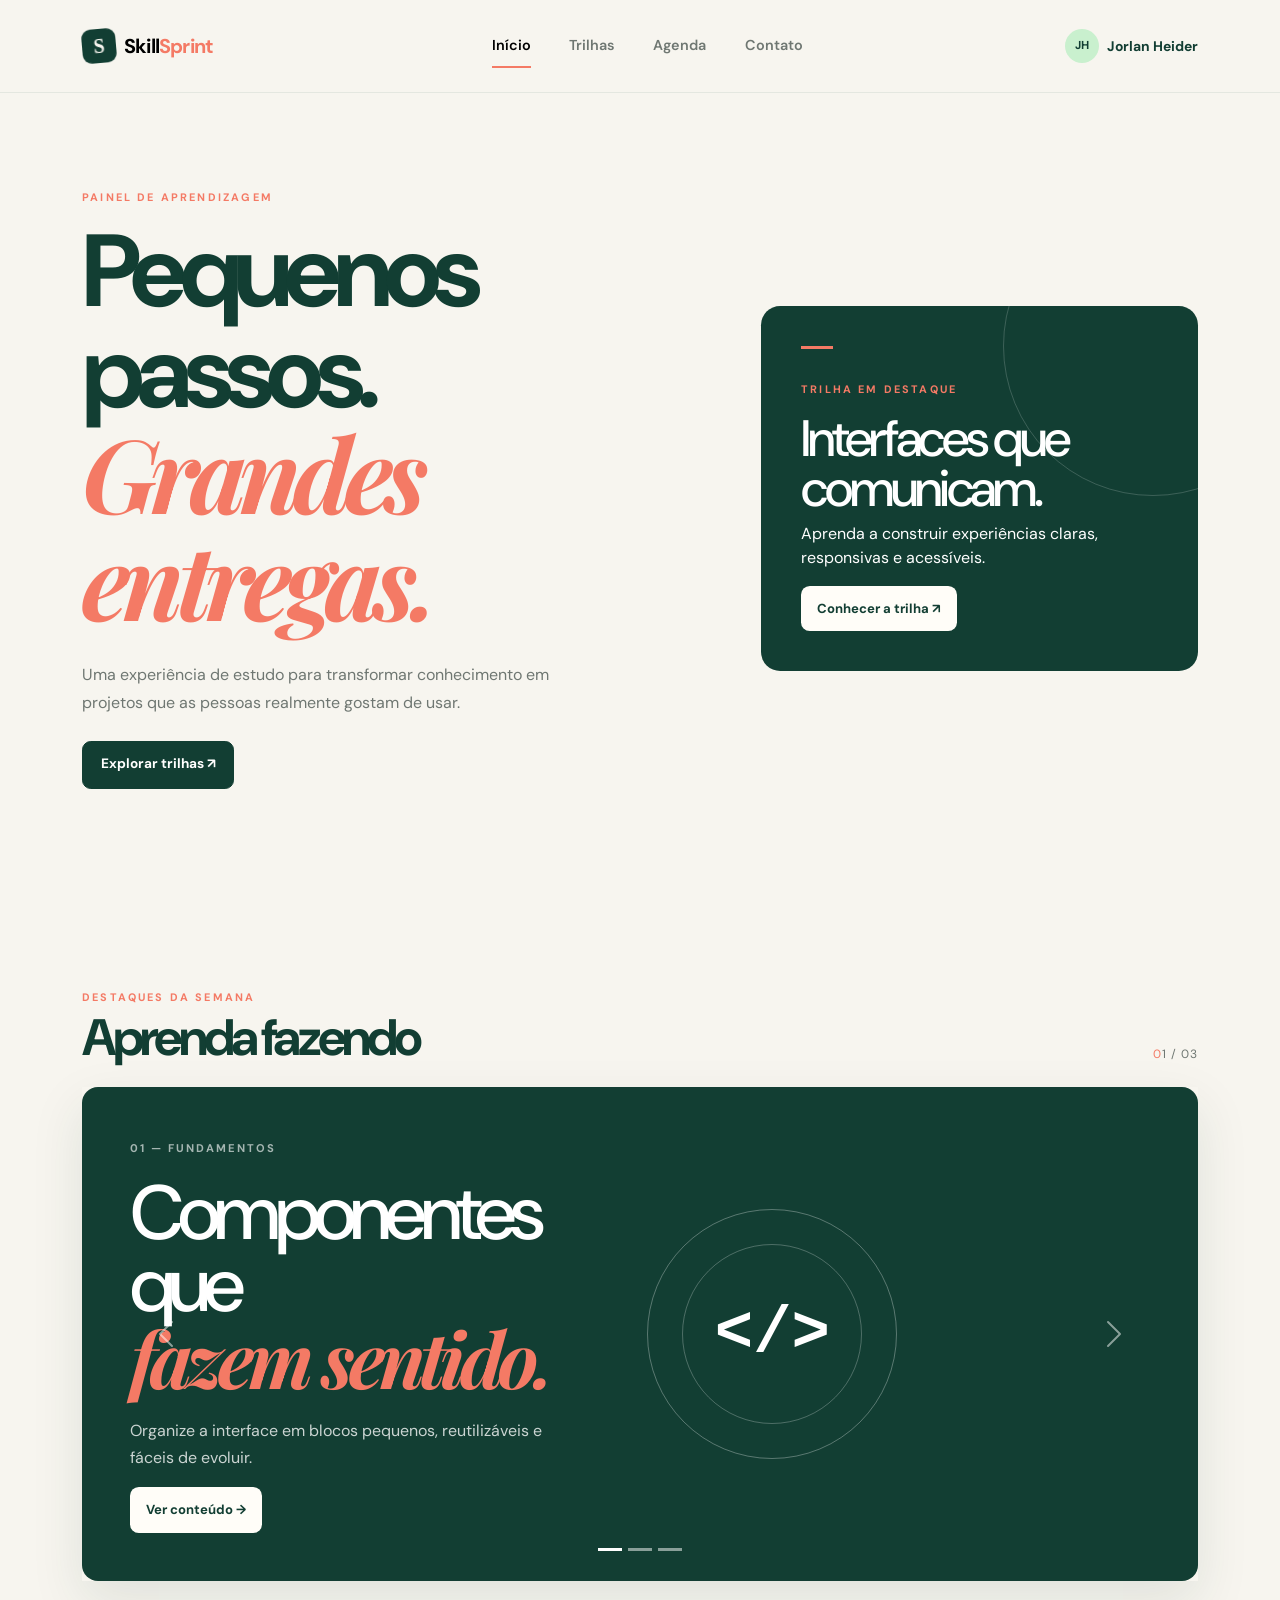
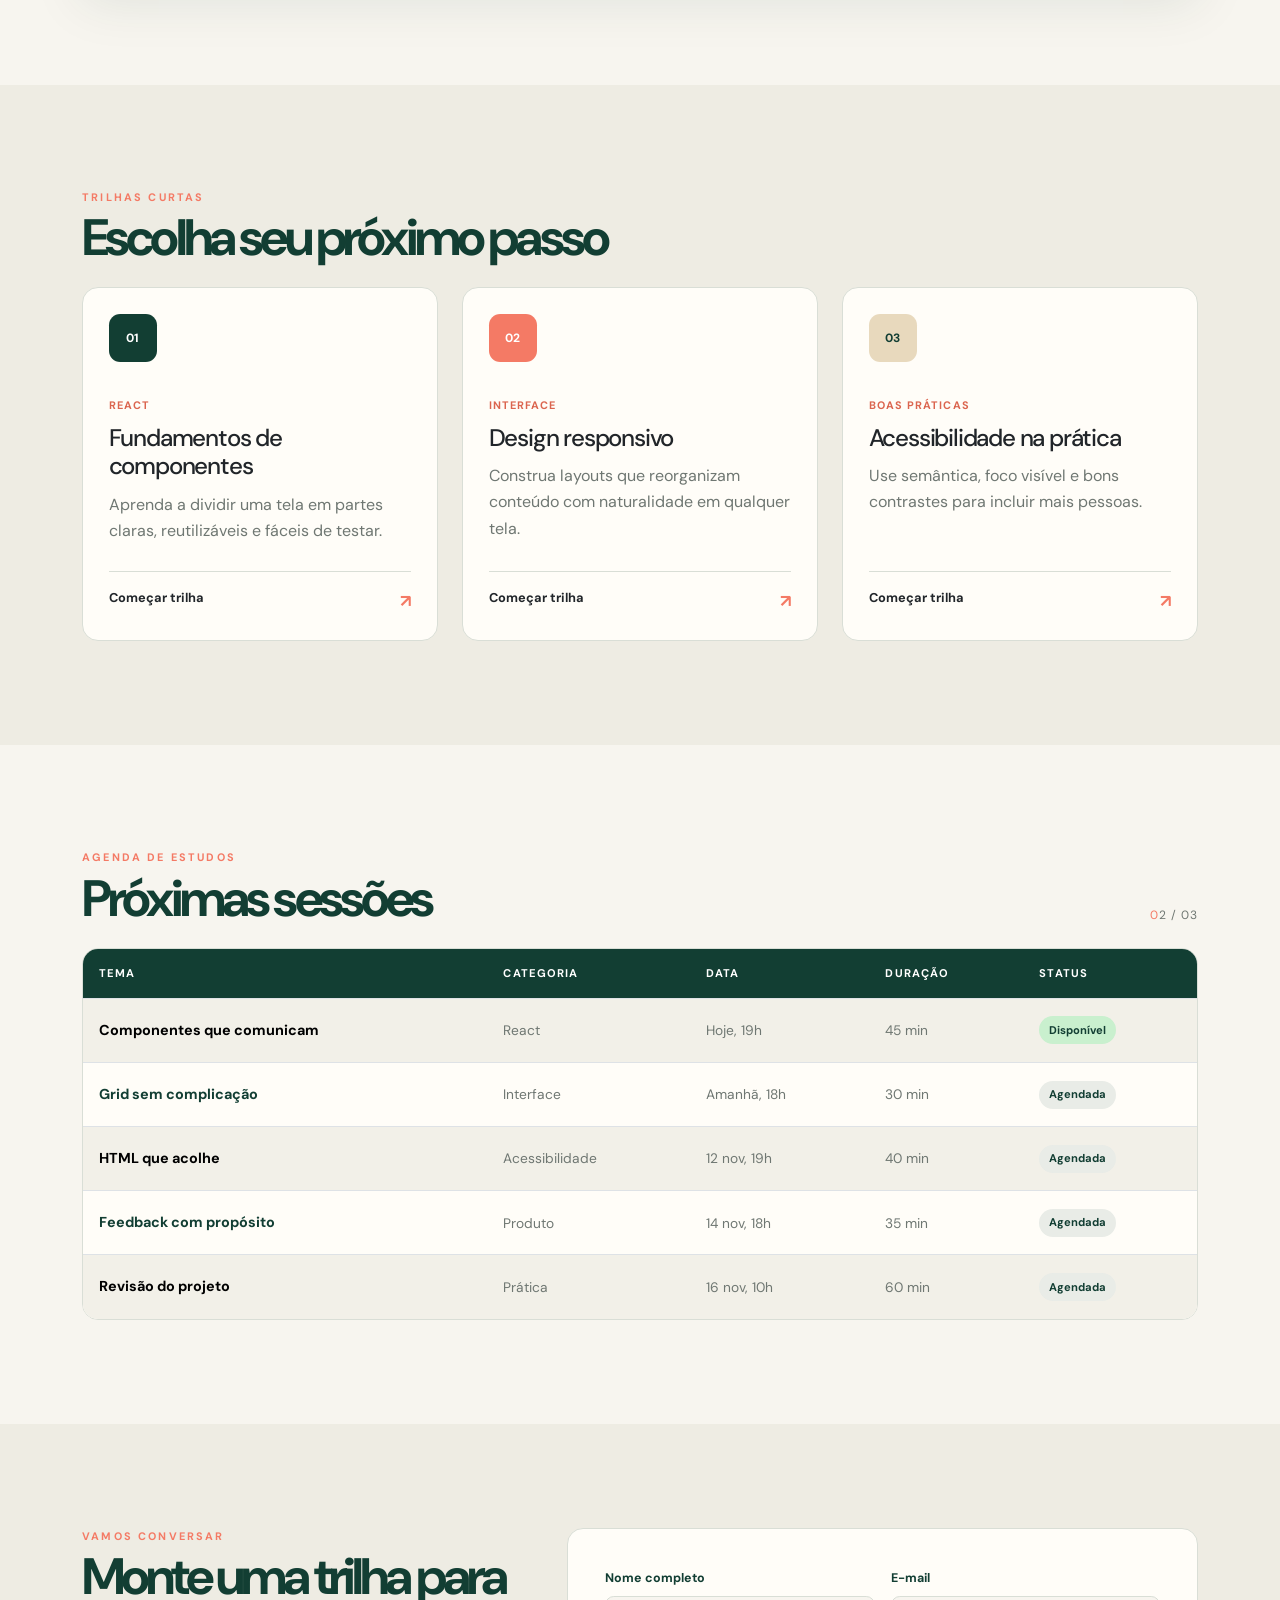
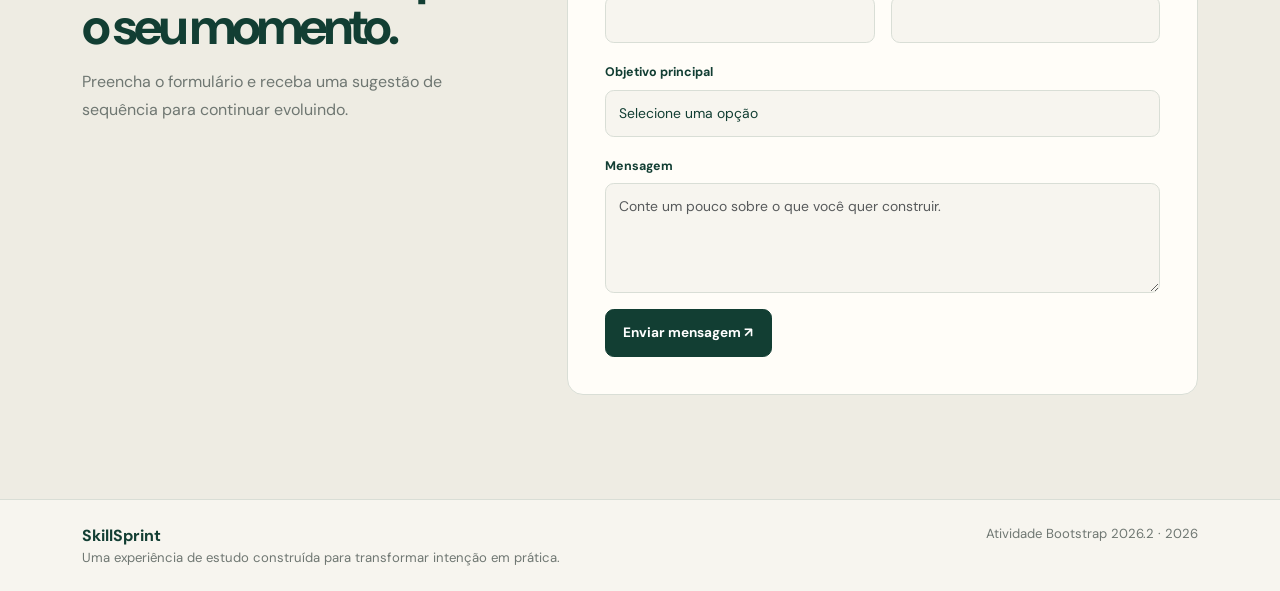
<file: bootstrap/index.html>
<!doctype html>
<html lang="pt-BR">
  <head>
    <meta charset="UTF-8" />
    <meta name="viewport" content="width=device-width, initial-scale=1" />
    <meta name="description" content="Painel de aprendizagem SkillSprint desenvolvido com Bootstrap 5." />
    <title>SkillSprint | Atividade Bootstrap</title>
    <link rel="preconnect" href="https://fonts.googleapis.com" />
    <link rel="preconnect" href="https://fonts.gstatic.com" crossorigin />
    <link href="https://fonts.googleapis.com/css2?family=DM+Sans:wght@400;500;600;700&family=Playfair+Display:ital,wght@0,600;1,600;1,700&display=swap" rel="stylesheet" />
    <link href="https://cdn.jsdelivr.net/npm/bootstrap@5.3.3/dist/css/bootstrap.min.css" rel="stylesheet" integrity="sha384-QWTKZyjpPEjISv5WaRU9OFeRpok6YctnYmDr5pNlyT2bRjXh0JMhjY6hW+ALEwIH" crossorigin="anonymous" />
    <link rel="stylesheet" href="css/styles.css" />
  </head>
  <body>
    <header class="site-header">
      <nav class="navbar navbar-expand-lg" aria-label="Navegação principal">
        <div class="container py-3">
          <a class="navbar-brand d-flex align-items-center gap-2" href="#inicio" aria-label="SkillSprint, voltar ao início">
            <span class="brand-mark" aria-hidden="true">S</span>
            <span class="brand-wordmark">Skill<span>Sprint</span></span>
          </a>

          <button class="navbar-toggler border-0 shadow-none" type="button" data-bs-toggle="collapse" data-bs-target="#mainNavigation" aria-controls="mainNavigation" aria-expanded="false" aria-label="Abrir menu de navegação">
            <span class="navbar-toggler-icon"></span>
          </button>

          <div class="collapse navbar-collapse" id="mainNavigation">
            <ul class="navbar-nav mx-auto gap-lg-3 mt-3 mt-lg-0">
              <li class="nav-item"><a class="nav-link active" aria-current="page" href="#inicio">Início</a></li>
              <li class="nav-item"><a class="nav-link" href="#trilhas">Trilhas</a></li>
              <li class="nav-item"><a class="nav-link" href="#agenda">Agenda</a></li>
              <li class="nav-item"><a class="nav-link" href="#contato">Contato</a></li>
            </ul>
            <div class="d-flex align-items-center gap-2 mt-3 mt-lg-0">
              <span class="avatar" aria-hidden="true">JH</span>
              <span class="profile-name">Jorlan Heider</span>
            </div>
          </div>
        </div>
      </nav>
    </header>

    <main id="inicio">
      <section class="hero-section py-5" aria-labelledby="hero-title">
        <div class="container py-lg-5">
          <div class="row align-items-center g-5">
            <div class="col-lg-7">
              <p class="eyebrow mb-3">PAINEL DE APRENDIZAGEM</p>
              <h1 id="hero-title" class="display-title">Pequenos passos.<br /><em>Grandes entregas.</em></h1>
              <p class="hero-copy mt-4 mb-4">Uma experiência de estudo para transformar conhecimento em projetos que as pessoas realmente gostam de usar.</p>
              <a class="btn btn-primary-custom" href="#trilhas">Explorar trilhas <span aria-hidden="true">↗</span></a>
            </div>
            <div class="col-lg-5">
              <div class="hero-card">
                <span class="accent-line" aria-hidden="true"></span>
                <p class="eyebrow small mb-3">TRILHA EM DESTAQUE</p>
                <h2>Interfaces que<br />comunicam.</h2>
                <p class="mb-3">Aprenda a construir experiências claras, responsivas e acessíveis.</p>
                <button id="openModal" class="btn btn-light-custom" type="button" data-bs-toggle="modal" data-bs-target="#learningModal">Conhecer a trilha <span aria-hidden="true">↗</span></button>
              </div>
            </div>
          </div>
        </div>
      </section>

      <section class="section-space" id="trilhas" aria-labelledby="carousel-title">
        <div class="container">
          <div class="section-heading d-flex justify-content-between align-items-end gap-3 mb-4">
            <div>
              <p class="eyebrow mb-2">DESTAQUES DA SEMANA</p>
              <h2 id="carousel-title" class="section-title mb-0">Aprenda fazendo</h2>
            </div>
            <span class="section-number" aria-hidden="true">01 / 03</span>
          </div>

          <div id="featuredCarousel" class="carousel slide carousel-fade featured-carousel" data-bs-ride="carousel" data-bs-interval="5500">
            <div class="carousel-indicators">
              <button type="button" data-bs-target="#featuredCarousel" data-bs-slide-to="0" class="active" aria-current="true" aria-label="Slide 1"></button>
              <button type="button" data-bs-target="#featuredCarousel" data-bs-slide-to="1" aria-label="Slide 2"></button>
              <button type="button" data-bs-target="#featuredCarousel" data-bs-slide-to="2" aria-label="Slide 3"></button>
            </div>
            <div class="carousel-inner rounded-4 overflow-hidden">
              <div class="carousel-item active">
                <div class="carousel-panel carousel-panel-one p-4 p-md-5">
                  <div class="row align-items-center g-4">
                    <div class="col-md-7">
                      <span class="slide-kicker">01 — FUNDAMENTOS</span>
                      <h3>Componentes que<br /><em>fazem sentido.</em></h3>
                      <p>Organize a interface em blocos pequenos, reutilizáveis e fáceis de evoluir.</p>
                      <a class="btn btn-light-custom" href="#cards">Ver conteúdo <span aria-hidden="true">→</span></a>
                    </div>
                    <div class="col-md-5 d-none d-md-block"><div class="slide-illustration illustration-components" aria-hidden="true"><span>&lt;/&gt;</span></div></div>
                  </div>
                </div>
              </div>
              <div class="carousel-item">
                <div class="carousel-panel carousel-panel-two p-4 p-md-5">
                  <div class="row align-items-center g-4">
                    <div class="col-md-7">
                      <span class="slide-kicker">02 — EXPERIÊNCIA</span>
                      <h3>Design que<br /><em>orienta.</em></h3>
                      <p>Use hierarquia visual, feedback e acessibilidade para guiar cada decisão.</p>
                      <a class="btn btn-light-custom" href="#agenda">Ver agenda <span aria-hidden="true">→</span></a>
                    </div>
                    <div class="col-md-5 d-none d-md-block"><div class="slide-illustration illustration-focus" aria-hidden="true"><span>✦</span></div></div>
                  </div>
                </div>
              </div>
              <div class="carousel-item">
                <div class="carousel-panel carousel-panel-three p-4 p-md-5">
                  <div class="row align-items-center g-4">
                    <div class="col-md-7">
                      <span class="slide-kicker">03 — ENTREGA</span>
                      <h3>Prática que<br /><em>vira produto.</em></h3>
                      <p>Conecte aprendizado, protótipo e resultado em um fluxo simples e mensurável.</p>
                      <a class="btn btn-light-custom" href="#contato">Começar agora <span aria-hidden="true">→</span></a>
                    </div>
                    <div class="col-md-5 d-none d-md-block"><div class="slide-illustration illustration-delivery" aria-hidden="true"><span>↗</span></div></div>
                  </div>
                </div>
              </div>
            </div>
            <button class="carousel-control-prev" type="button" data-bs-target="#featuredCarousel" data-bs-slide="prev"><span class="carousel-control-prev-icon" aria-hidden="true"></span><span class="visually-hidden">Anterior</span></button>
            <button class="carousel-control-next" type="button" data-bs-target="#featuredCarousel" data-bs-slide="next"><span class="carousel-control-next-icon" aria-hidden="true"></span><span class="visually-hidden">Próximo</span></button>
          </div>
        </div>
      </section>

      <section class="section-space section-muted" id="cards" aria-labelledby="cards-title">
        <div class="container">
          <div class="section-heading mb-4">
            <p class="eyebrow mb-2">TRILHAS CURTAS</p>
            <h2 id="cards-title" class="section-title">Escolha seu próximo passo</h2>
          </div>
          <div class="row g-4">
            <div class="col-md-6 col-xl-4">
              <article class="card learning-card h-100">
                <div class="card-icon" aria-hidden="true">01</div>
                <span class="card-tag">React</span>
                <h3>Fundamentos de componentes</h3>
                <p>Aprenda a dividir uma tela em partes claras, reutilizáveis e fáceis de testar.</p>
                <a href="#contato" class="card-link">Começar trilha <span aria-hidden="true">↗</span></a>
              </article>
            </div>
            <div class="col-md-6 col-xl-4">
              <article class="card learning-card h-100">
                <div class="card-icon card-icon-coral" aria-hidden="true">02</div>
                <span class="card-tag">Interface</span>
                <h3>Design responsivo</h3>
                <p>Construa layouts que reorganizam conteúdo com naturalidade em qualquer tela.</p>
                <a href="#contato" class="card-link">Começar trilha <span aria-hidden="true">↗</span></a>
              </article>
            </div>
            <div class="col-md-6 col-xl-4">
              <article class="card learning-card h-100">
                <div class="card-icon card-icon-sand" aria-hidden="true">03</div>
                <span class="card-tag">Boas práticas</span>
                <h3>Acessibilidade na prática</h3>
                <p>Use semântica, foco visível e bons contrastes para incluir mais pessoas.</p>
                <a href="#contato" class="card-link">Começar trilha <span aria-hidden="true">↗</span></a>
              </article>
            </div>
          </div>
        </div>
      </section>

      <section class="section-space" id="agenda" aria-labelledby="table-title">
        <div class="container">
          <div class="section-heading d-flex justify-content-between align-items-end gap-3 mb-4">
            <div>
              <p class="eyebrow mb-2">AGENDA DE ESTUDOS</p>
              <h2 id="table-title" class="section-title mb-0">Próximas sessões</h2>
            </div>
            <span class="section-number" aria-hidden="true">02 / 03</span>
          </div>
          <div class="table-responsive rounded-4">
            <table class="table table-striped align-middle mb-0 schedule-table">
              <caption class="visually-hidden">Lista de sessões de estudo e seus horários</caption>
              <thead><tr><th scope="col">Tema</th><th scope="col">Categoria</th><th scope="col">Data</th><th scope="col">Duração</th><th scope="col">Status</th></tr></thead>
              <tbody>
                <tr><th scope="row">Componentes que comunicam</th><td>React</td><td>Hoje, 19h</td><td>45 min</td><td><span class="status-badge status-live">Disponível</span></td></tr>
                <tr><th scope="row">Grid sem complicação</th><td>Interface</td><td>Amanhã, 18h</td><td>30 min</td><td><span class="status-badge">Agendada</span></td></tr>
                <tr><th scope="row">HTML que acolhe</th><td>Acessibilidade</td><td>12 nov, 19h</td><td>40 min</td><td><span class="status-badge">Agendada</span></td></tr>
                <tr><th scope="row">Feedback com propósito</th><td>Produto</td><td>14 nov, 18h</td><td>35 min</td><td><span class="status-badge">Agendada</span></td></tr>
                <tr><th scope="row">Revisão do projeto</th><td>Prática</td><td>16 nov, 10h</td><td>60 min</td><td><span class="status-badge">Agendada</span></td></tr>
              </tbody>
            </table>
          </div>
        </div>
      </section>

      <section class="section-space section-muted" id="contato" aria-labelledby="form-title">
        <div class="container">
          <div class="row g-5 align-items-start">
            <div class="col-lg-5">
              <p class="eyebrow mb-2">VAMOS CONVERSAR</p>
              <h2 id="form-title" class="section-title">Monte uma trilha para o seu momento.</h2>
              <p class="section-copy mt-3">Preencha o formulário e receba uma sugestão de sequência para continuar evoluindo.</p>
            </div>
            <div class="col-lg-7">
              <form id="contactForm" class="contact-form needs-validation" novalidate>
                <div class="row g-3">
                  <div class="col-md-6"><label for="name" class="form-label">Nome completo</label><input type="text" class="form-control" id="name" name="name" autocomplete="name" required /><div class="invalid-feedback">Informe seu nome.</div></div>
                  <div class="col-md-6"><label for="email" class="form-label">E-mail</label><input type="email" class="form-control" id="email" name="email" autocomplete="email" required /><div class="invalid-feedback">Informe um e-mail válido.</div></div>
                  <div class="col-12"><label for="goal" class="form-label">Objetivo principal</label><select class="form-select" id="goal" name="goal" required><option value="" selected disabled>Selecione uma opção</option><option>Aprender React</option><option>Melhorar meu portfólio</option><option>Estudar acessibilidade</option></select><div class="invalid-feedback">Selecione um objetivo.</div></div>
                  <div class="col-12"><label for="message" class="form-label">Mensagem</label><textarea class="form-control" id="message" name="message" rows="4" placeholder="Conte um pouco sobre o que você quer construir." required></textarea><div class="invalid-feedback">Escreva uma mensagem.</div></div>
                  <div class="col-12 d-flex flex-wrap align-items-center gap-3"><button class="btn btn-primary-custom" type="submit">Enviar mensagem <span aria-hidden="true">↗</span></button><span id="formFeedback" class="form-feedback" role="status" aria-live="polite"></span></div>
                </div>
              </form>
            </div>
          </div>
        </div>
      </section>
    </main>

    <div class="modal fade" id="learningModal" tabindex="-1" aria-labelledby="learningModalLabel" aria-hidden="true">
      <div class="modal-dialog modal-dialog-centered">
        <div class="modal-content border-0 rounded-4">
          <div class="modal-header border-0 p-4 pb-0">
            <h2 class="modal-title h4" id="learningModalLabel">Sua próxima entrega começa aqui.</h2>
            <button type="button" class="btn-close" data-bs-dismiss="modal" aria-label="Fechar"></button>
          </div>
          <div class="modal-body p-4">
            <p class="mb-0 text-secondary">A trilha combina fundamentos, prática e feedback para transformar uma ideia em uma interface clara e responsiva.</p>
          </div>
          <div class="modal-footer border-0 p-4 pt-0">
            <button type="button" class="btn btn-outline-secondary" data-bs-dismiss="modal">Fechar</button>
            <button type="button" class="btn btn-primary-custom" data-bs-dismiss="modal">Confirmar interesse</button>
          </div>
        </div>
      </div>
    </div>

    <footer class="site-footer">
      <div class="container d-flex flex-column flex-md-row justify-content-between gap-3 py-4">
        <div><span class="footer-brand">SkillSprint</span><p class="mb-0">Uma experiência de estudo construída para transformar intenção em prática.</p></div>
        <p class="mb-0 footer-note">Atividade Bootstrap 2026.2 · <span id="currentYear"></span></p>
      </div>
    </footer>

    <button type="button" class="btn btn-primary-custom back-to-top" id="backToTop" aria-label="Voltar ao topo" title="Voltar ao topo">↑</button>

    <script src="https://cdn.jsdelivr.net/npm/bootstrap@5.3.3/dist/js/bootstrap.bundle.min.js" integrity="sha384-YvpcrYf0tY3lHB60NNkmXc5s9fDVZLESaAA55NDzOxhy9GkcIdslK1eN7N6jIeHz" crossorigin="anonymous"></script>
    <script src="js/app.js"></script>
  </body>
</html>
</file>
<file: bootstrap/css/styles.css>
:root {
  --paper: #f7f5ef;
  --paper-deep: #eeece3;
  --ink: #123e33;
  --muted: #6f7772;
  --coral: #f47a65;
  --coral-dark: #db654f;
  --sand: #e8d9bd;
  --line: #d9ded6;
  --white: #fffdf8;
}

* { box-sizing: border-box; }
html { scroll-behavior: smooth; }
body { margin: 0; background: var(--paper); color: var(--ink); font-family: 'DM Sans', sans-serif; }
a { color: inherit; }
.site-header { background: rgba(247, 245, 239, .96); border-bottom: 1px solid rgba(18, 62, 51, .08); position: sticky; top: 0; z-index: 1020; backdrop-filter: blur(12px); }
.brand-mark { display: inline-grid; place-items: center; width: 34px; height: 34px; border-radius: 9px; background: var(--ink); color: var(--paper); font-family: Georgia, serif; font-size: 1.25rem; font-weight: 700; transform: rotate(-5deg); }
.brand-wordmark { font-weight: 700; letter-spacing: -.04em; }
.brand-wordmark span { color: var(--coral); }
.navbar-toggler-icon { background-image: linear-gradient(var(--ink), var(--ink)), linear-gradient(var(--ink), var(--ink)), linear-gradient(var(--ink), var(--ink)); background-position: center top, center, center bottom; background-repeat: no-repeat; background-size: 23px 2px; }
.nav-link { color: var(--muted); font-size: .9rem; font-weight: 600; padding-inline: .7rem !important; position: relative; }
.nav-link:hover, .nav-link.active { color: var(--ink); }
.nav-link.active::after { background: var(--coral); bottom: -3px; content: ''; height: 2px; left: .7rem; position: absolute; right: .7rem; }
.avatar { align-items: center; background: #c9f0ce; border-radius: 50%; display: inline-flex; font-size: .72rem; font-weight: 700; height: 34px; justify-content: center; width: 34px; }
.profile-name { font-size: .87rem; font-weight: 700; }
.hero-section { min-height: 500px; display: flex; align-items: center; }
.eyebrow { color: var(--coral); font-size: .68rem; font-weight: 700; letter-spacing: .2em; margin: 0; }
.display-title, .section-title { font-weight: 700; letter-spacing: -.075em; line-height: .98; }
.display-title { font-size: clamp(3.4rem, 8vw, 7.8rem); margin: 0; }
.display-title em, .carousel-panel h3 em { color: var(--coral); font-family: 'Playfair Display', Georgia, serif; font-weight: 700; }
.hero-copy, .section-copy { color: var(--muted); line-height: 1.75; max-width: 520px; }
.btn-primary-custom { background: var(--ink); border: 1px solid var(--ink); border-radius: .55rem; color: #fff; font-size: .85rem; font-weight: 700; padding: .8rem 1.1rem; }
.btn-primary-custom:hover, .btn-primary-custom:focus { background: var(--coral); border-color: var(--coral); color: #fff; }
.hero-card { background: var(--ink); border-radius: 1.2rem; color: #fff; min-height: 300px; padding: 2.5rem; position: relative; overflow: hidden; }
.hero-card::after { border: 1px solid rgba(255,255,255,.18); border-radius: 50%; content: ''; height: 300px; position: absolute; right: -105px; top: -110px; width: 300px; }
.hero-card .accent-line { background: var(--coral); display: block; height: 3px; margin-bottom: 2rem; width: 32px; }
.hero-card h2 { font-size: clamp(2rem, 4vw, 3.7rem); letter-spacing: -.06em; line-height: .98; position: relative; z-index: 1; }
.hero-card p:last-child { color: rgba(255,255,255,.7); line-height: 1.7; max-width: 280px; position: relative; z-index: 1; }
.section-space { padding: 6.5rem 0; }
.section-muted { background: var(--paper-deep); }
.section-title { font-size: clamp(2rem, 4vw, 3.6rem); }
.section-number { color: var(--muted); font-size: .75rem; letter-spacing: .08em; }
.section-number::first-letter { color: var(--coral); }
.featured-carousel { box-shadow: 0 20px 50px rgba(18,62,51,.1); }
.carousel-panel { min-height: 380px; color: #fff; display: flex; align-items: center; }
.carousel-panel-one { background: var(--ink); }
.carousel-panel-two { background: #b95b49; }
.carousel-panel-three { background: #887058; }
.slide-kicker { color: rgba(255,255,255,.62); font-size: .7rem; font-weight: 700; letter-spacing: .18em; }
.carousel-panel h3 { font-size: clamp(2.6rem, 6vw, 5.5rem); letter-spacing: -.075em; line-height: .94; margin: 1.1rem 0; }
.carousel-panel p { color: rgba(255,255,255,.78); line-height: 1.7; max-width: 470px; }
.btn-light-custom { background: var(--white); border: 0; border-radius: .55rem; color: var(--ink); font-size: .82rem; font-weight: 700; padding: .8rem 1rem; }
.btn-light-custom:hover { background: var(--coral); color: #fff; }
.slide-illustration { align-items: center; border: 1px solid rgba(255,255,255,.3); border-radius: 50%; display: flex; height: 250px; justify-content: center; margin: auto; position: relative; width: 250px; }
.slide-illustration::after { border: 1px solid rgba(255,255,255,.25); border-radius: 50%; content: ''; height: 180px; position: absolute; width: 180px; }
.slide-illustration span { font-size: 4rem; font-weight: 700; position: relative; z-index: 1; }
.illustration-components span { font-family: monospace; }
.illustration-focus span { font-size: 5rem; }
.carousel-indicators { margin-bottom: 1.2rem; }
.carousel-indicators [data-bs-target] { background-color: #fff; height: 3px; width: 24px; }
.learning-card { background: var(--white); border: 1px solid var(--line); border-radius: 1rem; display: flex; flex-direction: column; padding: 1.6rem; transition: transform .25s ease, box-shadow .25s ease; }
.learning-card:hover { box-shadow: 0 16px 35px rgba(18,62,51,.1); transform: translateY(-5px); }
.card-icon { align-items: center; background: var(--ink); border-radius: .7rem; color: #fff; display: inline-flex; font-size: .75rem; font-weight: 700; height: 48px; justify-content: center; margin-bottom: 2.2rem; width: 48px; }
.card-icon-coral { background: var(--coral); }
.card-icon-sand { background: var(--sand); color: var(--ink); }
.card-tag { color: var(--coral-dark); font-size: .68rem; font-weight: 700; letter-spacing: .1em; text-transform: uppercase; }
.learning-card h3 { font-size: 1.5rem; letter-spacing: -.05em; margin: .65rem 0; }
.learning-card p { color: var(--muted); line-height: 1.65; margin-bottom: 1.7rem; }
.card-link { border-top: 1px solid var(--line); font-size: .8rem; font-weight: 700; margin-top: auto; padding-top: 1rem; text-decoration: none; }
.card-link span { color: var(--coral); float: right; font-size: 1.1rem; }
.table-responsive { border: 1px solid var(--line); }
.schedule-table { --bs-table-bg: var(--white); --bs-table-striped-bg: #f2f0e8; --bs-table-color: var(--ink); min-width: 720px; }
.schedule-table thead th { background: var(--ink); color: #fff; font-size: .7rem; letter-spacing: .1em; padding: 1rem; text-transform: uppercase; }
.schedule-table tbody th, .schedule-table tbody td { padding: 1.1rem 1rem; }
.schedule-table tbody th { font-size: .9rem; }
.schedule-table tbody td { color: var(--muted); font-size: .86rem; }
.status-badge { background: #e9ece7; border-radius: 99px; color: var(--ink); display: inline-block; font-size: .7rem; font-weight: 700; padding: .35rem .6rem; white-space: nowrap; }
.status-live { background: #c9f0ce; }
.contact-form { background: var(--white); border: 1px solid var(--line); border-radius: 1rem; padding: clamp(1.25rem, 4vw, 2.3rem); }
.form-label { font-size: .78rem; font-weight: 700; }
.form-control, .form-select { background: var(--paper); border-color: var(--line); border-radius: .55rem; color: var(--ink); font-size: .87rem; padding: .75rem .85rem; }
.form-control:focus, .form-select:focus { background: #fff; border-color: var(--coral); box-shadow: 0 0 0 .2rem rgba(244,122,101,.15); }
.form-feedback { color: var(--ink); font-size: .8rem; font-weight: 600; }
.site-footer { border-top: 1px solid var(--line); }
.footer-brand { font-weight: 700; }
.site-footer p { color: var(--muted); font-size: .82rem; }
.footer-note { text-align: right; }
.back-to-top { align-items: center; border-radius: 50%; bottom: 1.25rem; display: flex; height: 44px; justify-content: center; opacity: 0; padding: 0; pointer-events: none; position: fixed; right: 1.25rem; transform: translateY(10px); transition: .2s ease; width: 44px; z-index: 1000; }
.back-to-top.is-visible { opacity: 1; pointer-events: auto; transform: translateY(0); }

@media (max-width: 991.98px) {
  .hero-section { min-height: auto; }
  .hero-card { min-height: 240px; }
  .navbar-collapse { background: var(--paper); border-top: 1px solid var(--line); margin-top: .8rem; padding: .7rem 0 1rem; }
  .nav-link.active::after { left: 0; right: auto; width: 28px; }
}

@media (max-width: 575.98px) {
  .section-space { padding: 4.5rem 0; }
  .display-title { font-size: clamp(3.1rem, 16vw, 4.8rem); }
  .hero-card { padding: 1.8rem; }
  .hero-card h2 { font-size: 2.5rem; }
  .section-heading { align-items: flex-start !important; flex-direction: column; }
  .carousel-panel { min-height: 420px; }
  .carousel-panel h3 { font-size: 3.1rem; }
  .footer-note { text-align: left; }
  .profile-name { display: none; }
}
</file>
